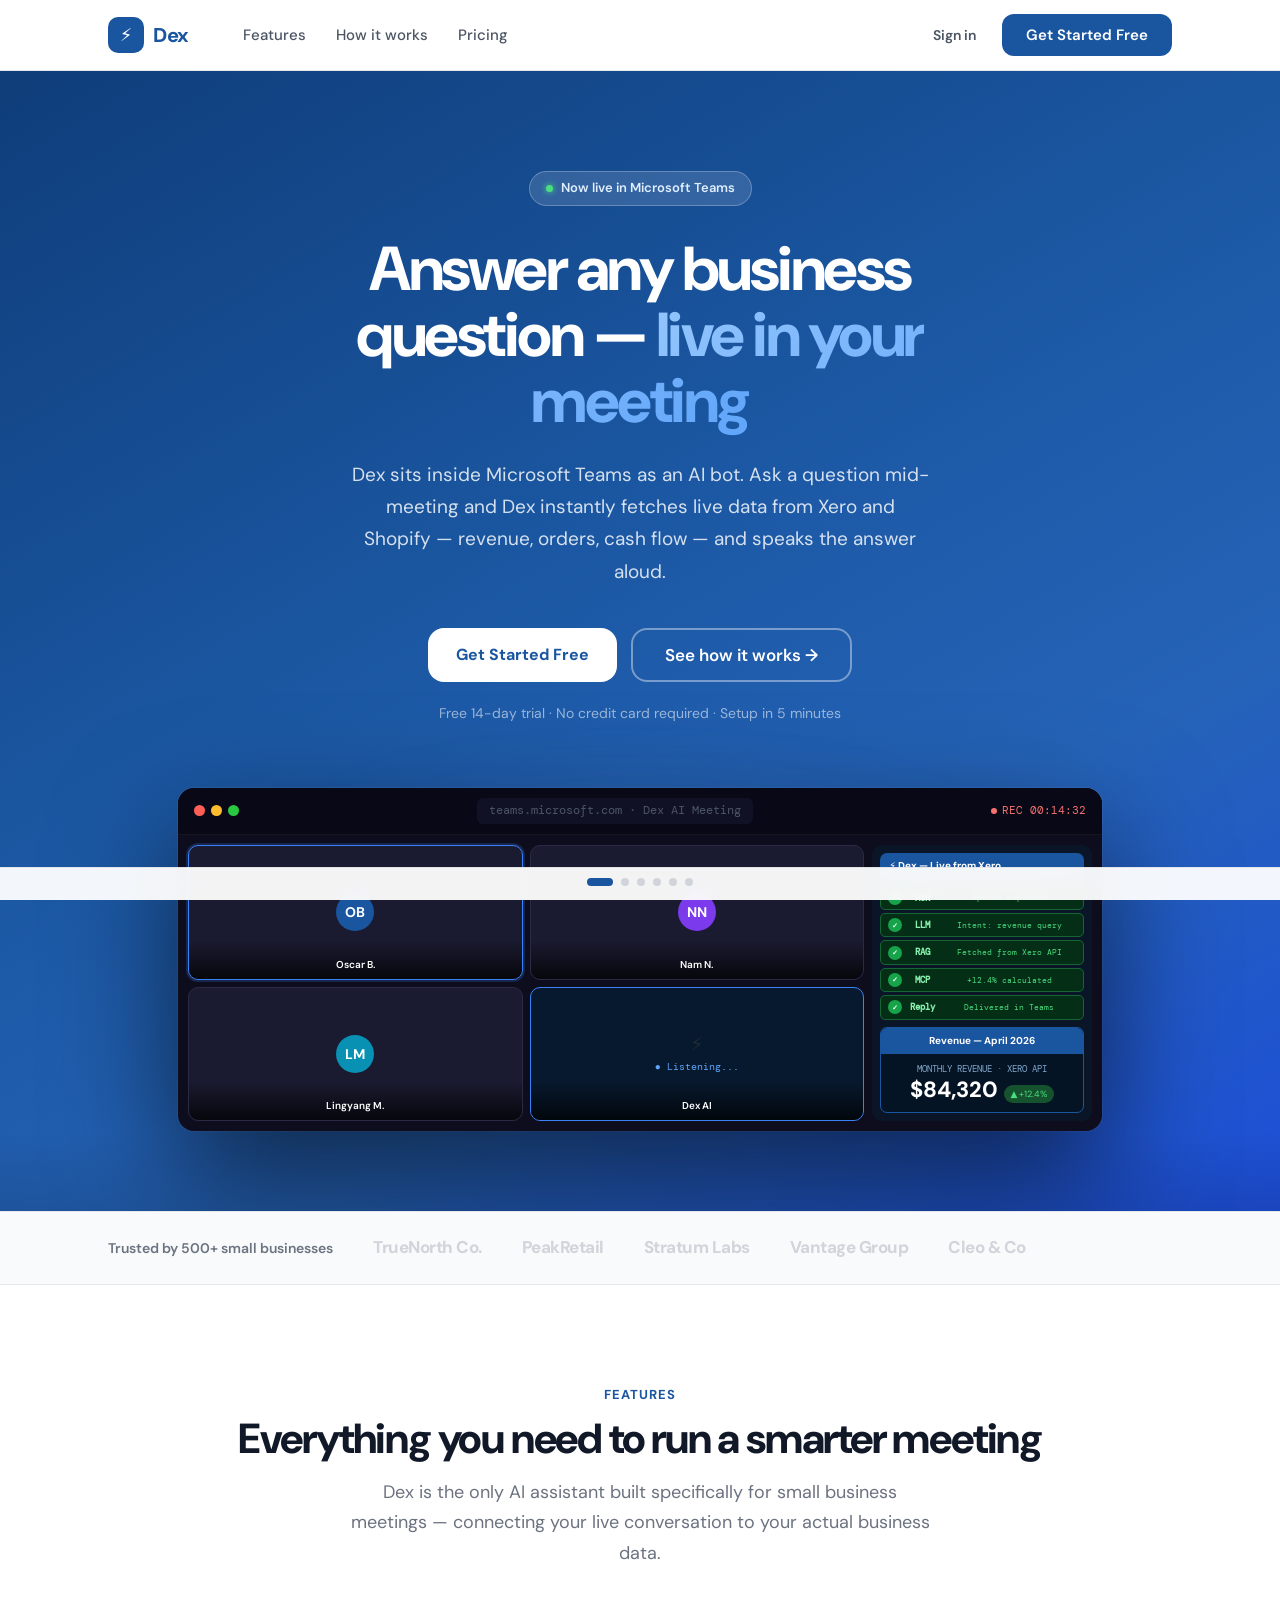
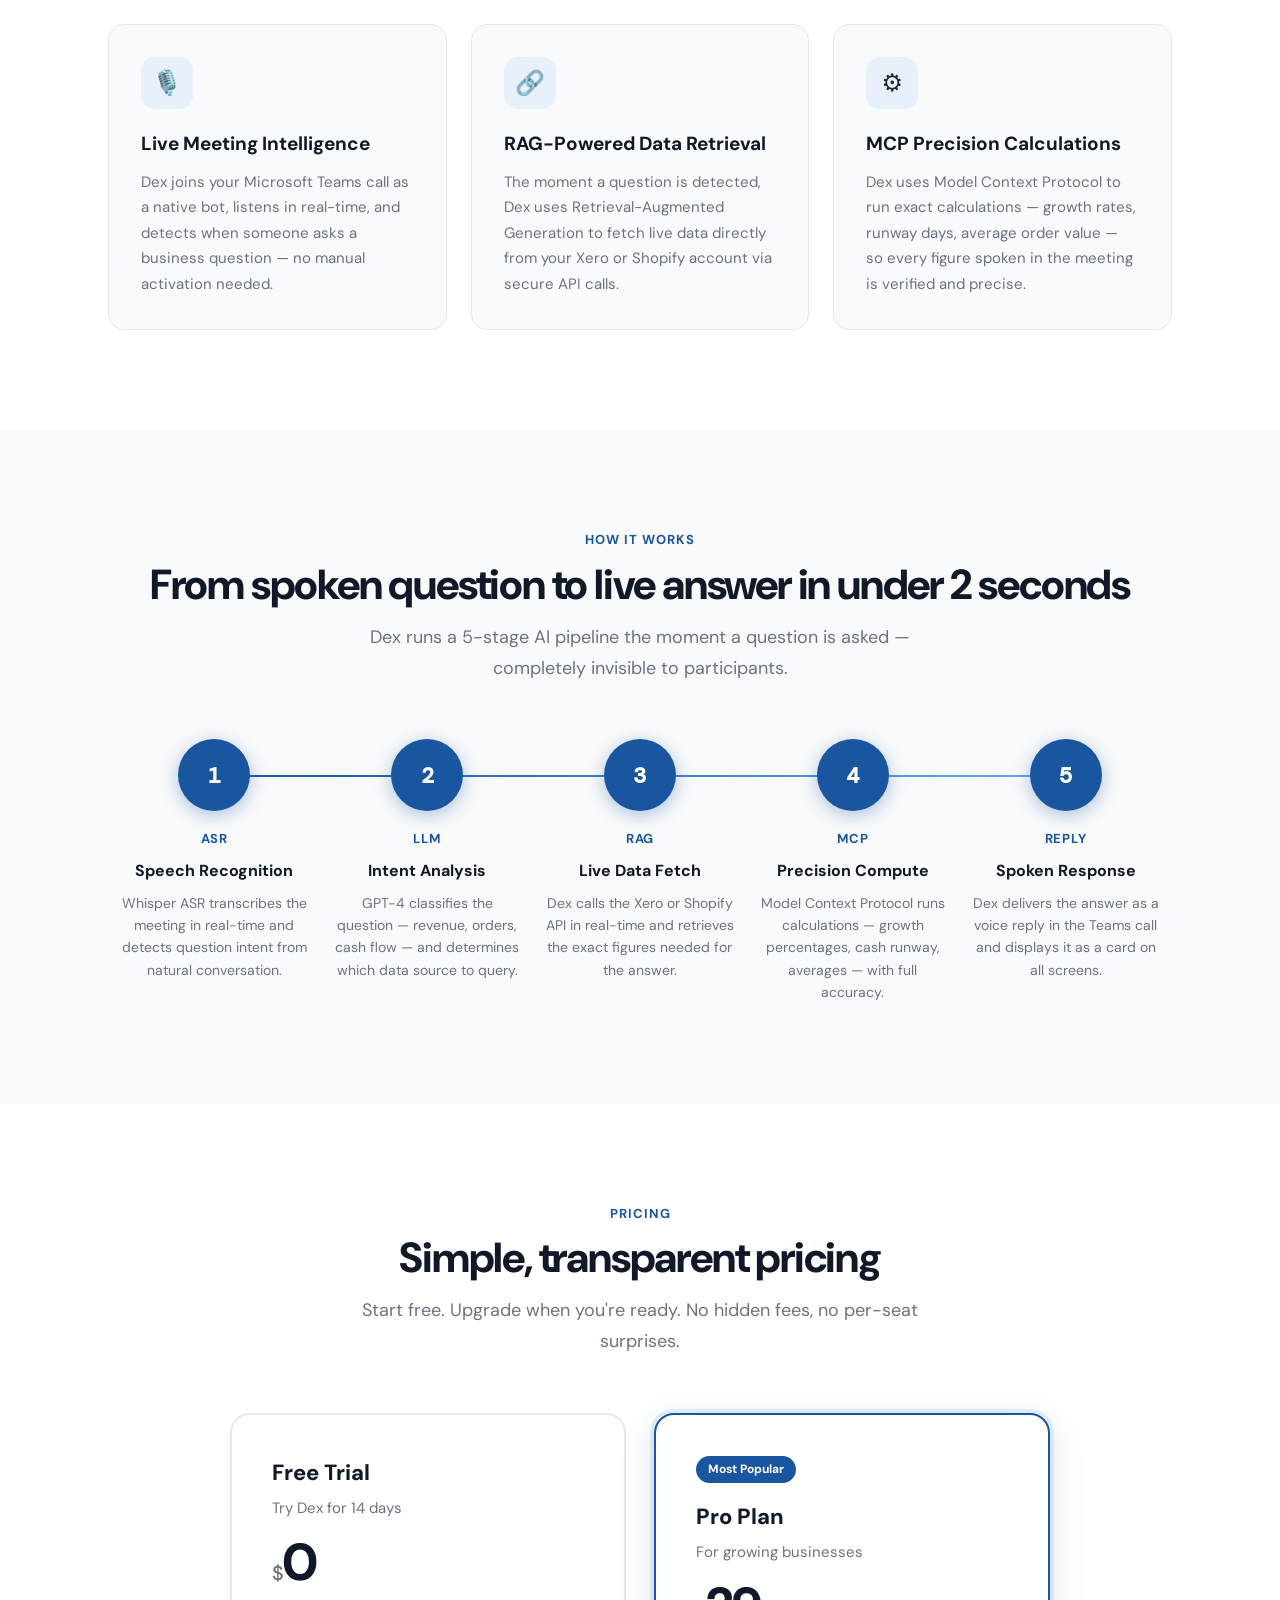
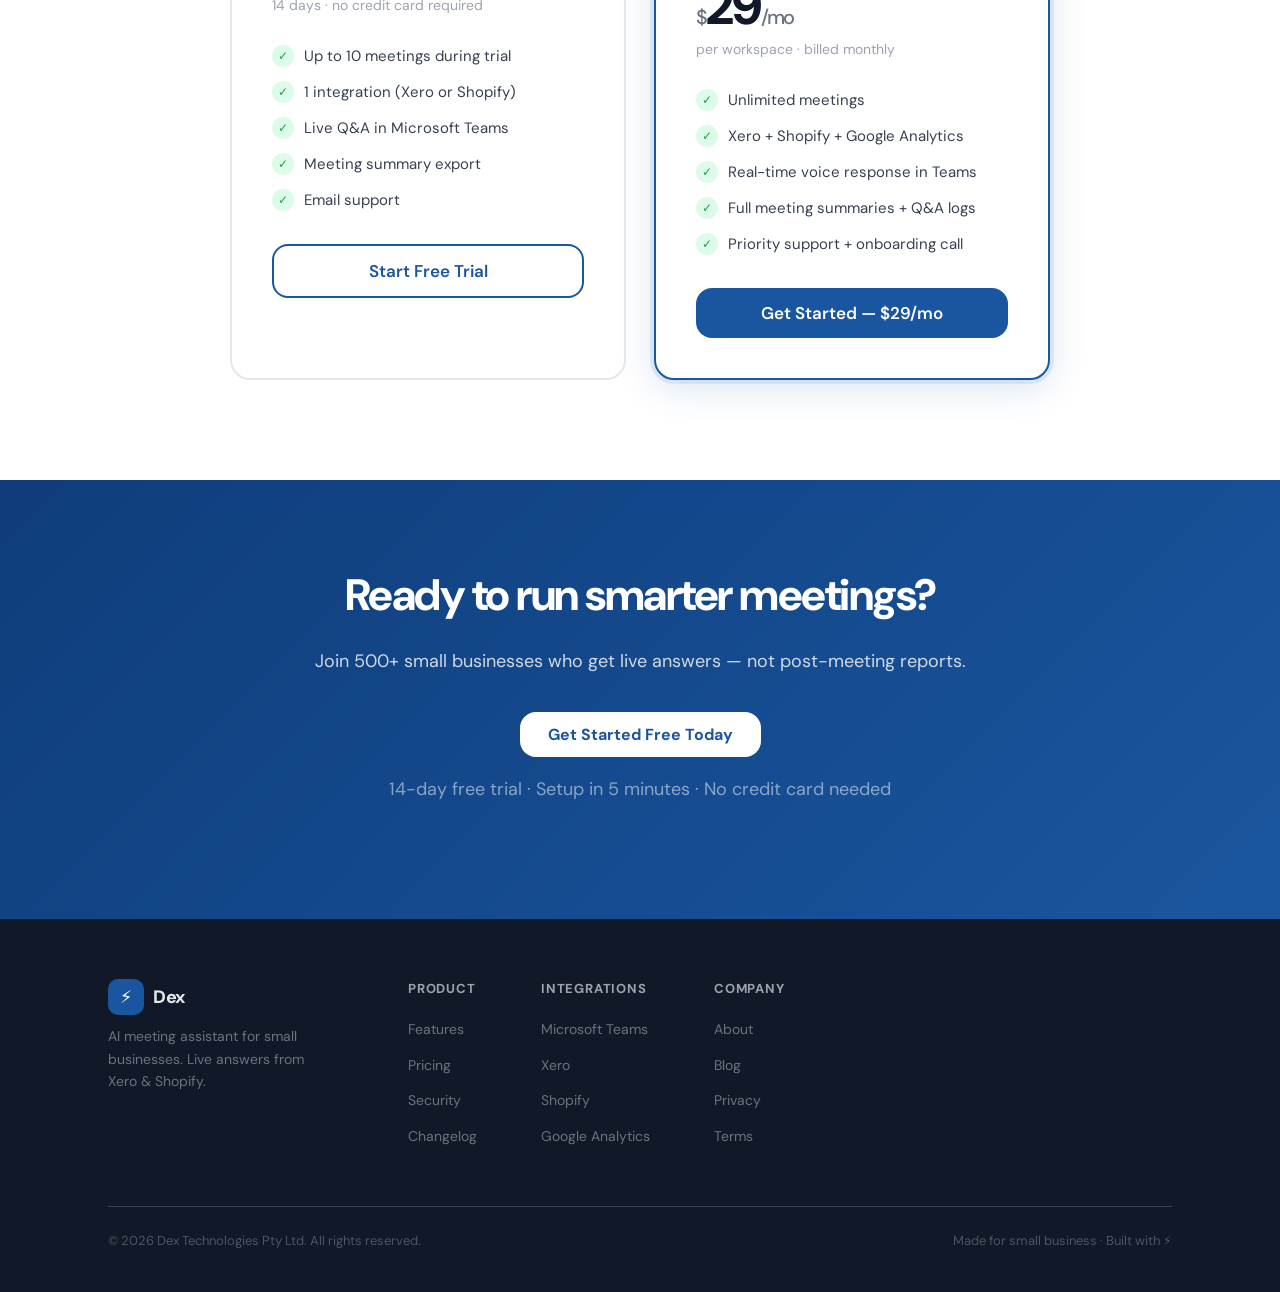
<file: index.html>
<!DOCTYPE html>
<html lang="en">
<head>
  <meta charset="UTF-8"/>
  <meta name="viewport" content="width=device-width, initial-scale=1.0"/>
  <title>Dex — AI Meeting Assistant</title>
  <link href="https://fonts.googleapis.com/css2?family=DM+Sans:ital,opsz,wght@0,9..40,300;0,9..40,400;0,9..40,500;0,9..40,600;0,9..40,700;0,9..40,800;1,9..40,400&family=DM+Mono:wght@400;500&display=swap" rel="stylesheet"/>
  <link rel="stylesheet" href="style.css"/>
</head>
<body>

<!-- ══════════════════════════════════════════
     FIXED NAV DOTS
══════════════════════════════════════════ -->
<div id="ndbar">
  <button class="nd on" onclick="go(1)"></button>
  <button class="nd"    onclick="go(2)"></button>
  <button class="nd"    onclick="go(3)"></button>
  <button class="nd"    onclick="go(4)"></button>
  <button class="nd"    onclick="go(5)"></button>
  <button class="nd"    onclick="go(6)"></button>
</div>

<!-- ══════════════════════════════════════════
     PAGE 1 — LANDING
══════════════════════════════════════════ -->
<div id="p1" class="page active">

  <!-- Nav -->
  <nav class="lp-nav">
    <div class="lp-nav-inner">
      <div class="logo" onclick="go(1)">
        <div class="logo-mark">⚡</div>
        <span class="logo-name">Dex</span>
      </div>
      <div class="lp-links">
        <a href="#features-sec">Features</a>
        <a href="#hiw-sec">How it works</a>
        <a href="#pricing-sec">Pricing</a>
      </div>
      <div class="lp-nav-cta">
        <button class="btn btn-ghost btn-sm" onclick="go(2)">Sign in</button>
        <button class="btn btn-primary"      onclick="go(2)">Get Started Free</button>
      </div>
    </div>
  </nav>

  <!-- Hero -->
  <section class="hero">
    <div class="hero-inner">
      <div class="hero-badge">
        <span class="hero-badge-dot"></span>
        Now live in Microsoft Teams
      </div>
      <h1 class="hero-h1">Answer any business question — <em>live in your meeting</em></h1>
      <p class="hero-sub">Dex sits inside Microsoft Teams as an AI bot. Ask a question mid-meeting and Dex instantly fetches live data from Xero and Shopify — revenue, orders, cash flow — and speaks the answer aloud.</p>
      <div class="hero-cta">
        <button class="btn btn-white btn-lg" onclick="go(2)">Get Started Free</button>
        <button class="btn btn-outline btn-lg"
          style="color:#fff;border-color:rgba(255,255,255,.4);font-size:17px;padding:14px 32px;border-radius:16px"
          onclick="document.getElementById('hiw-sec').scrollIntoView({behavior:'smooth'})">
          See how it works →
        </button>
      </div>
      <p class="hero-proof-txt">Free 14-day trial · No credit card required · Setup in 5 minutes</p>
    </div>

    <!-- App preview mockup -->
    <div class="preview-outer">
      <div class="preview-glow"></div>
      <div class="preview-shell">
        <div class="preview-chrome">
          <div class="chrome-dots">
            <span style="background:#ff5f57"></span>
            <span style="background:#febc2e"></span>
            <span style="background:#28c840"></span>
          </div>
          <div class="chrome-addr">teams.microsoft.com · Dex AI Meeting</div>
          <div class="chrome-rec"><span class="chrome-rec-dot"></span>REC 00:14:32</div>
        </div>
        <div class="preview-body">
          <div class="pv-tiles">
            <div class="pvt spk">
              <div class="pvt-av av-bl">OB</div>
              <div class="pvt-name"><span>Oscar B.</span></div>
            </div>
            <div class="pvt">
              <div class="pvt-av av-pu">NN</div>
              <div class="pvt-name"><span>Nam N.</span></div>
            </div>
            <div class="pvt">
              <div class="pvt-av av-te">LM</div>
              <div class="pvt-name"><span>Lingyang M.</span></div>
            </div>
            <div class="pvt dxt">
              <div class="pvt-bolt">⚡</div>
              <div class="pvt-dex-st">● Listening...</div>
              <div class="pvt-name"><span>Dex AI</span></div>
            </div>
          </div>
          <div class="pv-panel">
            <div class="pvp-hdr">⚡ Dex — Live from Xero</div>
            <div class="pvp-steps">
              <div class="pvps dn"><span class="pvps-n">✓</span><span class="pvps-l">ASR</span><span class="pvps-d">Speech captured</span></div>
              <div class="pvps dn"><span class="pvps-n">✓</span><span class="pvps-l">LLM</span><span class="pvps-d">Intent: revenue query</span></div>
              <div class="pvps dn"><span class="pvps-n">✓</span><span class="pvps-l">RAG</span><span class="pvps-d">Fetched from Xero API</span></div>
              <div class="pvps dn"><span class="pvps-n">✓</span><span class="pvps-l">MCP</span><span class="pvps-d">+12.4% calculated</span></div>
              <div class="pvps dn"><span class="pvps-n">✓</span><span class="pvps-l">Reply</span><span class="pvps-d">Delivered in Teams</span></div>
            </div>
            <div class="pvp-resp">
              <div class="pvp-resp-hdr">Revenue — April 2026</div>
              <div class="pvp-resp-body">
                <div class="pvp-metric">MONTHLY REVENUE · XERO API</div>
                <div><span class="pvp-num">$84,320</span><span class="pvp-gr">▲ +12.4%</span></div>
              </div>
            </div>
          </div>
        </div>
      </div>
    </div>
  </section>

  <!-- Social proof -->
  <div class="proof-bar">
    <div class="proof-inner">
      <div class="proof-lbl">Trusted by 500+ small businesses</div>
      <div class="proof-logos">
        <div class="proof-logo">TrueNorth Co.</div>
        <div class="proof-logo">PeakRetail</div>
        <div class="proof-logo">Stratum Labs</div>
        <div class="proof-logo">Vantage Group</div>
        <div class="proof-logo">Cleo &amp; Co</div>
      </div>
    </div>
  </div>

  <!-- Features -->
  <section class="features-sec" id="features-sec">
    <div class="wrap">
      <div class="sec-hdr">
        <div class="sec-eye">Features</div>
        <h2 class="sec-h2">Everything you need to run a smarter meeting</h2>
        <p class="sec-sub">Dex is the only AI assistant built specifically for small business meetings — connecting your live conversation to your actual business data.</p>
      </div>
      <div class="feat-grid">
        <div class="feat-card">
          <div class="feat-icon">🎙️</div>
          <div class="feat-title">Live Meeting Intelligence</div>
          <p class="feat-desc">Dex joins your Microsoft Teams call as a native bot, listens in real-time, and detects when someone asks a business question — no manual activation needed.</p>
        </div>
        <div class="feat-card">
          <div class="feat-icon">🔗</div>
          <div class="feat-title">RAG-Powered Data Retrieval</div>
          <p class="feat-desc">The moment a question is detected, Dex uses Retrieval-Augmented Generation to fetch live data directly from your Xero or Shopify account via secure API calls.</p>
        </div>
        <div class="feat-card">
          <div class="feat-icon">⚙️</div>
          <div class="feat-title">MCP Precision Calculations</div>
          <p class="feat-desc">Dex uses Model Context Protocol to run exact calculations — growth rates, runway days, average order value — so every figure spoken in the meeting is verified and precise.</p>
        </div>
      </div>
    </div>
  </section>

  <!-- How it works -->
  <section class="hiw-sec" id="hiw-sec">
    <div class="wrap">
      <div class="sec-hdr">
        <div class="sec-eye">How it works</div>
        <h2 class="sec-h2">From spoken question to live answer in under 2 seconds</h2>
        <p class="sec-sub">Dex runs a 5-stage AI pipeline the moment a question is asked — completely invisible to participants.</p>
      </div>
      <div class="hiw-row">
        <div class="hiw-step">
          <div class="hiw-num">1</div>
          <div class="hiw-label">ASR</div>
          <div class="hiw-title">Speech Recognition</div>
          <p class="hiw-desc">Whisper ASR transcribes the meeting in real-time and detects question intent from natural conversation.</p>
        </div>
        <div class="hiw-step">
          <div class="hiw-num">2</div>
          <div class="hiw-label">LLM</div>
          <div class="hiw-title">Intent Analysis</div>
          <p class="hiw-desc">GPT-4 classifies the question — revenue, orders, cash flow — and determines which data source to query.</p>
        </div>
        <div class="hiw-step">
          <div class="hiw-num">3</div>
          <div class="hiw-label">RAG</div>
          <div class="hiw-title">Live Data Fetch</div>
          <p class="hiw-desc">Dex calls the Xero or Shopify API in real-time and retrieves the exact figures needed for the answer.</p>
        </div>
        <div class="hiw-step">
          <div class="hiw-num">4</div>
          <div class="hiw-label">MCP</div>
          <div class="hiw-title">Precision Compute</div>
          <p class="hiw-desc">Model Context Protocol runs calculations — growth percentages, cash runway, averages — with full accuracy.</p>
        </div>
        <div class="hiw-step">
          <div class="hiw-num">5</div>
          <div class="hiw-label">Reply</div>
          <div class="hiw-title">Spoken Response</div>
          <p class="hiw-desc">Dex delivers the answer as a voice reply in the Teams call and displays it as a card on all screens.</p>
        </div>
      </div>
    </div>
  </section>

  <!-- Pricing -->
  <section class="pricing-sec" id="pricing-sec">
    <div class="wrap">
      <div class="sec-hdr">
        <div class="sec-eye">Pricing</div>
        <h2 class="sec-h2">Simple, transparent pricing</h2>
        <p class="sec-sub">Start free. Upgrade when you're ready. No hidden fees, no per-seat surprises.</p>
      </div>
      <div class="pricing-grid">
        <div class="price-card">
          <div class="price-name">Free Trial</div>
          <div style="font-size:15px;color:var(--g500);margin-bottom:6px">Try Dex for 14 days</div>
          <div class="price-amt"><span>$</span>0</div>
          <div class="price-per">14 days · no credit card required</div>
          <div class="price-feats">
            <div class="price-feat">Up to 10 meetings during trial</div>
            <div class="price-feat">1 integration (Xero or Shopify)</div>
            <div class="price-feat">Live Q&amp;A in Microsoft Teams</div>
            <div class="price-feat">Meeting summary export</div>
            <div class="price-feat">Email support</div>
          </div>
          <button class="btn btn-outline btn-full btn-lg" onclick="go(2)">Start Free Trial</button>
        </div>
        <div class="price-card pop">
          <div class="price-badge">Most Popular</div>
          <div class="price-name">Pro Plan</div>
          <div style="font-size:15px;color:var(--g500);margin-bottom:6px">For growing businesses</div>
          <div class="price-amt"><span>$</span>29<span>/mo</span></div>
          <div class="price-per">per workspace · billed monthly</div>
          <div class="price-feats">
            <div class="price-feat">Unlimited meetings</div>
            <div class="price-feat">Xero + Shopify + Google Analytics</div>
            <div class="price-feat">Real-time voice response in Teams</div>
            <div class="price-feat">Full meeting summaries + Q&amp;A logs</div>
            <div class="price-feat">Priority support + onboarding call</div>
          </div>
          <button class="btn btn-primary btn-full btn-lg" onclick="go(2)">Get Started — $29/mo</button>
        </div>
      </div>
    </div>
  </section>

  <!-- CTA strip -->
  <section class="cta-strip">
    <div class="wrap">
      <h2>Ready to run smarter meetings?</h2>
      <p>Join 500+ small businesses who get live answers — not post-meeting reports.</p>
      <button class="btn btn-white btn-xl" onclick="go(2)">Get Started Free Today</button>
      <p class="hero-proof-txt">14-day free trial · Setup in 5 minutes · No credit card needed</p>
    </div>
  </section>

  <!-- Footer -->
  <footer class="footer">
    <div class="footer-inner">
      <div class="footer-top">
        <div class="footer-brand">
          <div class="logo">
            <div class="logo-mark">⚡</div>
            <span class="logo-name w">Dex</span>
          </div>
          <p class="footer-tagline">AI meeting assistant for small businesses. Live answers from Xero &amp; Shopify.</p>
        </div>
        <div class="footer-links">
          <div class="footer-col">
            <h4>Product</h4>
            <ul>
              <li><a href="#">Features</a></li>
              <li><a href="#">Pricing</a></li>
              <li><a href="#">Security</a></li>
              <li><a href="#">Changelog</a></li>
            </ul>
          </div>
          <div class="footer-col">
            <h4>Integrations</h4>
            <ul>
              <li><a href="#">Microsoft Teams</a></li>
              <li><a href="#">Xero</a></li>
              <li><a href="#">Shopify</a></li>
              <li><a href="#">Google Analytics</a></li>
            </ul>
          </div>
          <div class="footer-col">
            <h4>Company</h4>
            <ul>
              <li><a href="#">About</a></li>
              <li><a href="#">Blog</a></li>
              <li><a href="#">Privacy</a></li>
              <li><a href="#">Terms</a></li>
            </ul>
          </div>
        </div>
      </div>
      <div class="footer-bottom">
        <div class="footer-copy">© 2026 Dex Technologies Pty Ltd. All rights reserved.</div>
        <div style="font-size:13px;color:var(--g600)">Made for small business · Built with ⚡</div>
      </div>
    </div>
  </footer>

</div><!-- /p1 -->

<!-- ══════════════════════════════════════════
     PAGE 2 — SIGN UP
══════════════════════════════════════════ -->
<div id="p2" class="page">
  <div class="su-right">
    <div class="su-form-wrap">
      <h2 class="su-title">Create your account</h2>
      <p class="su-sub">14-day free trial · No credit card required</p>
      <div class="su-row">
        <div class="fld">
          <label>First name</label>
          <input class="inp" type="text" placeholder="Jane"/>
        </div>
        <div class="fld">
          <label>Last name</label>
          <input class="inp" type="text" placeholder="Smith"/>
        </div>
      </div>
      <div class="fld">
        <label>Work email</label>
        <input class="inp" type="email" placeholder="jane@yourcompany.com"/>
      </div>
      <div class="fld">
        <label>Password</label>
        <input class="inp" type="password" placeholder="Create a strong password"/>
      </div>
      <div class="fld">
        <label>Company name</label>
        <input class="inp" type="text" placeholder="Your Company Pty Ltd"/>
      </div>
      <button class="btn btn-primary btn-full btn-lg" onclick="go(3)" style="margin-top:4px">Create Account →</button>
      <div class="su-divider">or</div>
      <div class="su-signin">Already have an account? <a onclick="go(3)">Sign in</a></div>
      <div style="font-size:13px;color:var(--g400);text-align:center;margin-top:20px;line-height:1.6">
        By creating an account you agree to our
        <a href="#" style="color:var(--blue)">Terms of Service</a> and
        <a href="#" style="color:var(--blue)">Privacy Policy</a>.
      </div>
    </div>
  </div>
</div><!-- /p2 -->

<!-- ══════════════════════════════════════════
     PAGE 3 — DASHBOARD
══════════════════════════════════════════ -->
<div id="p3" class="page">
  <div class="db-layout">
    <div class="db-sidebar">
      <div class="sb-icon active" title="Dashboard">🏠</div>
      <div class="sb-icon" title="Meetings">🎥</div>
      <div class="sb-icon" title="Integrations">🔗</div>
      <div class="sb-icon" title="Settings">⚙️</div>
    </div>
    <div class="db-main">
      <div class="db-greeting">Good morning, Jane 👋</div>
      <div class="db-greet-sub">Here's what's happening with your business today.</div>

      <div class="stat-cards">
        <div class="stat-card">
          <div class="stat-label">Meetings this week</div>
          <div class="stat-num">5</div>
          <div class="stat-sub">↑ 2 more than last week</div>
        </div>
        <div class="stat-card">
          <div class="stat-label">Questions answered</div>
          <div class="stat-num">34</div>
          <div class="stat-sub">Across 5 meetings</div>
        </div>
        <div class="stat-card">
          <div class="stat-label">Avg response time</div>
          <div class="stat-num">1.8<span style="font-size:20px;color:var(--g400)">s</span></div>
          <div class="stat-sub">↓ 0.3s faster than last week</div>
        </div>
      </div>

      <div class="db-section">
        <div class="db-section-title">Connected integrations</div>
        <div class="integrations">
          <div class="int-card connected">
            <div class="int-logo">🟢</div>
            <div class="int-info">
              <div class="int-name">Xero</div>
              <div style="font-size:13px;color:var(--g500)">Accounting &amp; cash flow</div>
            </div>
            <span class="int-badge ok">● Connected</span>
          </div>
          <div class="int-card connected">
            <div class="int-logo">🛍️</div>
            <div class="int-info">
              <div class="int-name">Shopify</div>
              <div style="font-size:13px;color:var(--g500)">Orders &amp; revenue</div>
            </div>
            <span class="int-badge ok">● Connected</span>
          </div>
          <div class="int-card" style="border-style:dashed;cursor:pointer">
            <div class="int-logo" style="background:var(--g100);opacity:.5">+</div>
            <div class="int-info">
              <div class="int-name" style="color:var(--g400)">Add integration</div>
              <div style="font-size:13px;color:var(--g300)">Google Analytics, Stripe…</div>
            </div>
          </div>
        </div>

        <!-- Manual data source selection for the upcoming meeting -->
        <div class="int-ms-wrap">
          <div class="int-ms-label">Select data sources for this meeting</div>
          <div class="int-ms-opts">
            <div class="int-ms-opt" id="ms-xero" onclick="toggleSource('xero')">
              <span class="int-ms-tick" id="tick-xero"></span>
              <span class="int-ms-icon">🟢</span>
              <div class="int-ms-info">
                <div class="int-ms-name">Xero</div>
                <div class="int-ms-desc">Revenue, cash flow, invoices</div>
              </div>
            </div>
            <div class="int-ms-opt" id="ms-shopify" onclick="toggleSource('shopify')">
              <span class="int-ms-tick" id="tick-shopify"></span>
              <span class="int-ms-icon">🛍️</span>
              <div class="int-ms-info">
                <div class="int-ms-name">Shopify</div>
                <div class="int-ms-desc">Orders, products, customers</div>
              </div>
            </div>
          </div>
          <div class="int-ms-hint" id="ms-hint">Select at least one data source before starting your meeting.</div>
        </div>
      </div>

      <div class="db-section">
        <div class="db-section-title">Recent meetings</div>
        <table class="meetings-table">
          <thead>
            <tr>
              <th>Meeting</th>
              <th>Date</th>
              <th>Questions</th>
              <th>Duration</th>
              <th></th>
            </tr>
          </thead>
          <tbody>
            <tr>
              <td><strong>Q2 Finance Review</strong></td>
              <td>2 Jun 2026</td>
              <td><span class="meet-tag">12 answered</span></td>
              <td>47 min</td>
              <td><button class="btn btn-ghost btn-sm" onclick="go(6)">View →</button></td>
            </tr>
            <tr>
              <td><strong>Weekly Sales Standup</strong></td>
              <td>29 May 2026</td>
              <td><span class="meet-tag">8 answered</span></td>
              <td>22 min</td>
              <td><button class="btn btn-ghost btn-sm" onclick="go(6)">View →</button></td>
            </tr>
            <tr>
              <td><strong>Ops &amp; Inventory Check</strong></td>
              <td>27 May 2026</td>
              <td><span class="meet-tag">7 answered</span></td>
              <td>34 min</td>
              <td><button class="btn btn-ghost btn-sm" onclick="go(6)">View →</button></td>
            </tr>
          </tbody>
        </table>
      </div>

      <div class="start-btn-wrap">
        <button id="start-meet-btn" class="btn btn-primary btn-lg" onclick="go(4)"
          style="font-size:17px;padding:16px 40px;border-radius:14px;box-shadow:0 8px 28px rgba(26,86,160,.3);opacity:.45;pointer-events:none;transition:opacity .2s">
          ⚡ Start New Meeting
        </button>
      </div>
    </div>
  </div>
</div><!-- /p3 -->

<!-- ══════════════════════════════════════════
     PAGE 4 — TEAMS APP STORE
══════════════════════════════════════════ -->
<div id="p4" class="page">

  <div class="teams-layout">

    <!-- Left sidebar -->
    <div class="teams-sidebar">
      <div class="teams-logo">T</div>
      <div class="teams-nav-icon" title="Activity">🔔<span>Activity</span></div>
      <div class="teams-nav-icon" title="Chat">💬<span>Chat</span></div>
      <div class="teams-nav-icon" title="Teams">👥<span>Teams</span></div>
      <div class="teams-nav-icon" title="Calendar">📅<span>Calendar</span></div>
      <div class="teams-nav-icon" title="Calls">📞<span>Calls</span></div>
      <div class="teams-nav-icon active" title="Apps">⊞<span>Apps</span></div>
      <div class="teams-avatar-bottom">JS</div>
    </div>

    <!-- Main content -->
    <div class="teams-main">

      <!-- Top bar -->
      <div class="teams-topbar">
        <button class="btn btn-ghost btn-sm" onclick="go(3)" style="font-size:18px;padding:4px 10px">←</button>
        <input class="teams-search" type="text" placeholder="Search apps and more"/>
        <div class="teams-avatar-bottom" style="flex-shrink:0">JS</div>
      </div>

      <!-- Scrollable content -->
      <div class="teams-content">

        <!-- Banner -->
        <div class="teams-banner">
          <h2>Boost your meetings with AI</h2>
          <p>Discover apps that work smarter in Teams</p>
        </div>

        <!-- App cards -->
        <div class="teams-section-title">Featured for you</div>

        <!-- Card 1 — Dex (highlighted) -->
        <div class="app-store-card dex-card">
          <div class="app-store-icon dex-icon">⚡</div>
          <div class="app-store-info">
            <div class="app-store-name dex-name">Dex</div>
            <div class="app-store-publisher">Dex Technologies Pty Ltd</div>
            <div class="app-store-stars">★★★★★ 4.9 <span style="color:#6b7280">(128 ratings)</span></div>
            <div class="app-store-desc">AI Meeting Assistant — answers business questions live in your meetings</div>
          </div>
          <button class="btn-store-add dex-add" onclick="openDexModal()">Add</button>
        </div>

        <!-- Card 2 — Copilot -->
        <div class="app-store-card">
          <div class="app-store-icon grey-icon">C</div>
          <div class="app-store-info">
            <div class="app-store-name">Copilot</div>
            <div class="app-store-publisher">Microsoft Corporation</div>
            <div class="app-store-stars">★★★★☆ 4.3</div>
          </div>
          <button class="btn-store-open">Open</button>
        </div>

        <!-- Card 3 — Polls -->
        <div class="app-store-card">
          <div class="app-store-icon grey-icon">P</div>
          <div class="app-store-info">
            <div class="app-store-name">Polls</div>
            <div class="app-store-publisher">Microsoft Corporation</div>
            <div class="app-store-stars">★★★☆☆ 3.8</div>
          </div>
          <button class="btn-store-add">Add</button>
        </div>

        <!-- Card 4 — Jira Cloud -->
        <div class="app-store-card">
          <div class="app-store-icon grey-icon">J</div>
          <div class="app-store-info">
            <div class="app-store-name">Jira Cloud</div>
            <div class="app-store-publisher">Atlassian.com</div>
            <div class="app-store-stars">★★★★☆ 4.1</div>
          </div>
          <button class="btn-store-add">Add</button>
        </div>

        <!-- Card 5 — SharePoint -->
        <div class="app-store-card">
          <div class="app-store-icon grey-icon">S</div>
          <div class="app-store-info">
            <div class="app-store-name">SharePoint</div>
            <div class="app-store-publisher">Microsoft Corporation</div>
            <div class="app-store-stars">★★★☆☆ 3.6</div>
          </div>
          <button class="btn-store-open">Open</button>
        </div>

      </div><!-- /teams-content -->
    </div><!-- /teams-main -->
  </div><!-- /teams-layout -->

  <!-- Dex modal -->
  <div class="modal-overlay hidden" id="dex-modal">
    <div class="modal-card">
      <div class="modal-icon">⚡</div>
      <div class="modal-title">Add Dex to Teams</div>
      <div class="modal-body">Dex will join your meetings as a bot participant and answer live business questions using your connected Xero and Shopify data.</div>
      <ul class="modal-perms">
        <li>Join meetings as a participant</li>
        <li>Access Xero financial data</li>
        <li>Access Shopify sales data</li>
        <li>Respond in meeting chat</li>
      </ul>
      <div class="modal-btns">
        <button class="modal-cancel" onclick="closeDexModal()">Cancel</button>
        <button class="modal-confirm" onclick="addDexToTeams()">Add to Teams</button>
      </div>
    </div>
  </div>


</div><!-- /p4 -->

<!-- ══════════════════════════════════════════
     PAGE 5 — LIVE MEETING
══════════════════════════════════════════ -->
<div id="p5" class="page">

  <!-- Body: video grid + Dex panel -->
  <div class="meet-body">
    <div class="video-grid">
      <div class="vtile speaking">
        <div class="vtile-av av-bl">OB</div>
        <div class="vtile-footer">
          <span class="vtile-name">Oscar B.</span>
          <span class="vtile-mute">🎤</span>
        </div>
      </div>
      <div class="vtile">
        <div class="vtile-av av-pu">NN</div>
        <div class="vtile-footer">
          <span class="vtile-name">Nam N.</span>
          <span class="vtile-mute">🔇</span>
        </div>
      </div>
      <div class="vtile">
        <div class="vtile-av av-te">LM</div>
        <div class="vtile-footer">
          <span class="vtile-name">Lingyang M.</span>
          <span class="vtile-mute">🎤</span>
        </div>
      </div>
      <div class="vtile dex-tile">
        <div class="vtile-bolt">⚡</div>
        <div class="vtile-dex-st" id="dex-st">● Listening...</div>
        <div class="vtile-footer">
          <span class="vtile-name">Dex AI</span>
        </div>
      </div>
    </div>

    <!-- Dex AI panel -->
    <div class="dex-panel">
      <div class="dex-panel-hdr">
        <div class="dex-panel-title">⚡ Dex AI Assistant</div>
        <div class="dex-st" id="dex-status">● Listening...</div>
      </div>
      <div class="dex-panel-body">

        <!-- Question bubble -->
        <div class="q-bubble">
          <div class="q-bubble-label">LAST QUESTION</div>
          <div class="q-bubble-text" id="q-disp">Waiting for a question...</div>
        </div>

        <!-- Pipeline -->
        <div class="pipeline-box">
          <div class="pipeline-hdr">AI Pipeline</div>
          <div class="pipeline-steps">
            <div class="pstep" id="ps1">
              <div class="pstep-n">1</div>
              <div class="pstep-info">
                <div class="pstep-label">ASR — Whisper</div>
                <div class="pstep-desc" id="pd1">Waiting for speech...</div>
              </div>
            </div>
            <div class="pstep" id="ps2">
              <div class="pstep-n">2</div>
              <div class="pstep-info">
                <div class="pstep-label">LLM — GPT-4</div>
                <div class="pstep-desc" id="pd2">Waiting...</div>
              </div>
            </div>
            <div class="pstep" id="ps3">
              <div class="pstep-n">3</div>
              <div class="pstep-info">
                <div class="pstep-label">RAG — API Fetch</div>
                <div class="pstep-desc" id="pd3">Waiting...</div>
              </div>
            </div>
            <div class="pstep" id="ps4">
              <div class="pstep-n">4</div>
              <div class="pstep-info">
                <div class="pstep-label">MCP — Calculate</div>
                <div class="pstep-desc" id="pd4">Waiting...</div>
              </div>
            </div>
            <div class="pstep" id="ps5">
              <div class="pstep-n">5</div>
              <div class="pstep-info">
                <div class="pstep-label">Reply — Teams</div>
                <div class="pstep-desc" id="pd5">Waiting...</div>
              </div>
            </div>
          </div>
        </div>

        <!-- Response box -->
        <div class="resp-box" id="resp-box">
          <div class="resp-box-hdr">⚡ Dex — Live from Xero</div>
          <div class="resp-box-body" id="resp-body">
            <div style="color:#4b5563;font-size:13px;padding:4px 0">Ask a question to see a live response from your data sources.</div>
          </div>
        </div>
      </div>

      <!-- Ask input -->
      <div class="ask-row">
        <input class="ask-inp" id="ask-inp" type="text" placeholder="Ask Dex: revenue, orders, cash..."/>
        <button class="ask-btn" onclick="askDex()">Ask ⚡</button>
      </div>
    </div>
  </div>

  <!-- Toolbar -->
  <div class="meet-toolbar">
    <button class="tb-btn"><span class="tb-btn-icon">🎤</span><span class="tb-btn-label">Mute</span></button>
    <button class="tb-btn"><span class="tb-btn-icon">📷</span><span class="tb-btn-label">Video</span></button>
    <button class="tb-btn"><span class="tb-btn-icon">🖥️</span><span class="tb-btn-label">Share</span></button>
    <button class="tb-btn"><span class="tb-btn-icon">💬</span><span class="tb-btn-label">Chat</span></button>
    <button class="tb-btn"><span class="tb-btn-icon">👥</span><span class="tb-btn-label">People</span></button>
    <div style="flex:1"></div>
    <button class="tb-end" onclick="go(6)">📵 End Call</button>
  </div>

  <!-- Inline nav dots for meeting page -->
  <div class="m-ndbar">
    <button class="nd"    onclick="go(1)"></button>
    <button class="nd"    onclick="go(2)"></button>
    <button class="nd"    onclick="go(3)"></button>
    <button class="nd"    onclick="go(4)"></button>
    <button class="nd on" onclick="go(5)"></button>
    <button class="nd"    onclick="go(6)"></button>
  </div>

  <!-- Hidden element for timer (referenced in JS) -->
  <span id="meet-timer" style="display:none">00:00:00</span>

</div><!-- /p5 -->

<!-- ══════════════════════════════════════════
     PAGE 6 — SUMMARY
══════════════════════════════════════════ -->
<div id="p6" class="page">
  <div class="db-layout">
    <div class="db-sidebar">
      <div class="sb-icon"        title="Dashboard">🏠</div>
      <div class="sb-icon active" title="Meetings">🎥</div>
      <div class="sb-icon"        title="Integrations">🔗</div>
      <div class="sb-icon"        title="Settings">⚙️</div>
    </div>
    <div class="db-main">
      <div style="display:flex;align-items:flex-start;justify-content:space-between;margin-bottom:6px">
        <div>
          <div class="db-greeting">Meeting Summary</div>
          <div class="db-greet-sub">Q2 Finance Review · 3 Jun 2026 · 47 minutes · 4 participants</div>
        </div>
        <button class="btn btn-outline" style="flex-shrink:0;gap:8px">⬇ Export PDF</button>
      </div>

      <div class="stat-cards" style="margin-bottom:28px">
        <div class="stat-card">
          <div class="stat-label">Questions answered</div>
          <div class="stat-num">7</div>
          <div class="stat-sub">All answered live in meeting</div>
        </div>
        <div class="stat-card">
          <div class="stat-label">Data sources used</div>
          <div class="stat-num">2</div>
          <div class="stat-sub">Xero + Shopify</div>
        </div>
        <div class="stat-card">
          <div class="stat-label">Avg response time</div>
          <div class="stat-num">1.8<span style="font-size:20px;color:var(--g400)">s</span></div>
          <div class="stat-sub">Fastest: 1.2s · Slowest: 2.4s</div>
        </div>
      </div>

      <div class="db-section" style="margin-bottom:24px">
        <div class="db-section-title">AI Pipeline — how Dex answered your questions</div>
        <div class="pipeline-flow">
          <div class="pf-tag blue">🎙️ ASR · Whisper</div>
          <div class="pf-arrow">→</div>
          <div class="pf-tag blue">📝 Text Captured</div>
          <div class="pf-arrow">→</div>
          <div class="pf-tag blue">🧠 LLM Intent</div>
          <div class="pf-arrow">→</div>
          <div class="pf-tag blue">🔗 RAG Fetch</div>
          <div class="pf-arrow">→</div>
          <div class="pf-tag blue">⚙️ MCP Compute</div>
          <div class="pf-arrow">→</div>
          <div class="pf-tag green">✓ Response delivered</div>
        </div>
        <div style="font-size:14px;color:var(--g500);line-height:1.7">
          All 7 questions were processed through Dex's 5-stage AI pipeline. Xero was queried 5 times, Shopify 2 times. MCP computed 4 derived metrics (growth rate, runway, average order value, YTD comparison).
        </div>
      </div>

      <div class="db-section">
        <div class="db-section-title">Q&amp;A Log — 7 questions answered live</div>
        <div class="sum-qa-list">
          <div class="qa-item">
            <div class="qa-q">What was our revenue last month?</div>
            <div class="qa-a">April 2026 revenue was <strong>$84,320</strong>, up 12.4% compared to March 2026 ($75,000). This puts you 6.2% ahead of your Q2 target.</div>
            <div class="qa-tags">
              <span class="qa-tag tag-xero">Xero · Invoices API</span>
              <span class="qa-tag tag-mcp">MCP · growth calc</span>
            </div>
          </div>
          <div class="qa-item">
            <div class="qa-q">How many orders did we process last month?</div>
            <div class="qa-a">Shopify processed <strong>1,204 orders</strong> in April 2026, up 8.2% from March (1,112 orders). Average order value was $70.03.</div>
            <div class="qa-tags">
              <span class="qa-tag tag-shopify">Shopify · Orders API</span>
              <span class="qa-tag tag-mcp">MCP · avg calc</span>
            </div>
          </div>
          <div class="qa-item">
            <div class="qa-q">What is our current cash position?</div>
            <div class="qa-a">Current cash balance is <strong>$142,800</strong> across all Xero accounts. At current burn rate, this represents approximately 18 days of operating runway.</div>
            <div class="qa-tags">
              <span class="qa-tag tag-xero">Xero · Bank Feeds API</span>
              <span class="qa-tag tag-mcp">MCP · runway calc</span>
            </div>
          </div>
          <div class="qa-item">
            <div class="qa-q">What's our gross margin this quarter?</div>
            <div class="qa-a">Q2 2026 gross margin is <strong>62.4%</strong>, compared to 59.1% in Q1. Cost of goods sold decreased by 3.3 percentage points due to the new supplier agreement.</div>
            <div class="qa-tags">
              <span class="qa-tag tag-xero">Xero · P&amp;L API</span>
              <span class="qa-tag tag-mcp">MCP · margin calc</span>
            </div>
          </div>
        </div>
      </div>

      <div style="display:flex;gap:14px;margin-top:8px">
        <button class="btn btn-primary btn-lg" onclick="go(5)">⚡ Start New Meeting</button>
        <button class="btn btn-outline btn-lg" onclick="go(3)">← Back to Dashboard</button>
      </div>
    </div>
  </div>
</div><!-- /p6 -->

<script src="script.js"></script>
</body>
</html>
</file>
<file: style.css>
/* ─── Reset ─── */
*, *::before, *::after {
  box-sizing: border-box;
  margin: 0;
  padding: 0;
}

html {
  scroll-behavior: smooth;
}

body {
  font-family: "DM Sans", system-ui, sans-serif;
  background: #fff;
  color: #1f2937;
  font-size: 16px;
  line-height: 1.6;
  overflow-x: hidden;
}

a {
  text-decoration: none;
  color: inherit;
}

button {
  font-family: inherit;
  cursor: pointer;
  border: none;
}

ul {
  list-style: none;
}

/* ─── CSS Variables ─── */
:root {
  --blue: #1a56a0;
  --blue-dk: #0f3d7a;
  --blue-lt: #e8f1fb;
  --blue-mid: #d0e4f7;
  --green: #16a34a;
  --green-lt: #dcfce7;
  --red: #dc2626;
  --g50: #f9fafb;
  --g100: #f3f4f6;
  --g200: #e5e7eb;
  --g300: #d1d5db;
  --g400: #9ca3af;
  --g500: #6b7280;
  --g600: #4b5563;
  --g700: #374151;
  --g800: #1f2937;
  --g900: #111827;
  --dark: #1a1a2e;
  --dark-mid: #252540;
  --dark-deep: #0f0f1e;
  --dark-card: #1e1e35;
  --mono: "DM Mono", monospace;
  --r: 8px;
  --r-lg: 12px;
  --r-xl: 16px;
  --r-2xl: 20px;
  --sh: 0 1px 3px rgba(0,0,0,.06), 0 2px 8px rgba(0,0,0,.04);
  --sh-md: 0 4px 16px rgba(0,0,0,.08), 0 8px 24px rgba(0,0,0,.06);
  --sh-lg: 0 12px 40px rgba(0,0,0,.14), 0 24px 64px rgba(0,0,0,.08);
}

/* ─── Page system ─── */
.page {
  display: none;
  animation: none;
}

.page.active {
  display: block;
  animation: pgIn .35s cubic-bezier(.22,1,.36,1) both;
}

@keyframes pgIn {
  from { opacity: 0; transform: translateY(12px); }
  to   { opacity: 1; transform: none; }
}

#p2 {
  min-height: 100vh;
  background: var(--g50);
  padding: 60px 24px 80px;
}

#p2.page.active {
  display: flex;
  align-items: center;
  justify-content: center;
}

#p5.page.active {
  display: flex;
  flex-direction: column;
  height: 100vh;
  overflow: hidden;
  animation: pgIn .35s cubic-bezier(.22,1,.36,1) both;
}

/* ─── Nav dots bar ─── */
#ndbar {
  position: fixed;
  bottom: 0;
  left: 0;
  right: 0;
  z-index: 500;
  display: flex;
  justify-content: center;
  align-items: center;
  gap: 8px;
  padding: 10px 0 14px;
  background: rgba(255,255,255,.95);
  backdrop-filter: blur(12px);
  border-top: 1px solid rgba(0,0,0,.07);
}

.nd {
  width: 8px;
  height: 8px;
  border-radius: 50%;
  background: var(--g300);
  border: none;
  padding: 0;
  cursor: pointer;
  transition: all .25s;
}

.nd.on {
  width: 26px;
  border-radius: 4px;
  background: var(--blue);
}

#ndbar.hide {
  display: none;
}

/* Meeting inline dots */
.m-ndbar {
  display: flex;
  justify-content: center;
  align-items: center;
  gap: 8px;
  padding: 8px 0;
}

.m-ndbar .nd {
  background: rgba(255,255,255,.2);
}

.m-ndbar .nd.on {
  background: #3b82f6;
}

/* ─── Shared Buttons ─── */
.btn {
  display: inline-flex;
  align-items: center;
  justify-content: center;
  gap: 7px;
  font-weight: 600;
  border-radius: var(--r-lg);
  cursor: pointer;
  transition: all .2s;
  white-space: nowrap;
  font-family: inherit;
  border: none;
}

.btn-primary {
  background: var(--blue);
  color: #fff;
  font-size: 15px;
  padding: 11px 24px;
}

.btn-primary:hover {
  background: var(--blue-dk);
  transform: translateY(-1px);
  box-shadow: 0 6px 20px rgba(26,86,160,.32);
}

.btn-outline {
  background: transparent;
  color: var(--blue);
  border: 2px solid var(--blue);
  font-size: 15px;
  padding: 10px 24px;
}

.btn-outline:hover {
  background: var(--blue-lt);
}

.btn-ghost {
  background: transparent;
  color: var(--g600);
  font-size: 14px;
  padding: 8px 16px;
  border-radius: var(--r);
}

.btn-ghost:hover {
  background: var(--g100);
  color: var(--g900);
}

.btn-lg {
  font-size: 17px;
  padding: 14px 32px;
  border-radius: var(--r-xl);
}

.btn-white {
  background: #fff;
  color: var(--blue);
  font-weight: 700;
  font-size: 16px;
  padding: 12px 28px;
  border-radius: var(--r-xl);
}

.btn-white:hover {
  background: var(--g100);
  transform: translateY(-1px);
}

.btn-full {
  width: 100%;
  justify-content: center;
}

.btn-danger {
  background: #dc2626;
  color: #fff;
  font-size: 14px;
  padding: 9px 18px;
  border-radius: 22px;
}

.btn-danger:hover {
  background: #b91c1c;
}

/* ─── Shared input ─── */
.inp {
  width: 100%;
  height: 46px;
  border: 1.5px solid var(--g200);
  border-radius: var(--r-lg);
  padding: 0 14px;
  font-size: 15px;
  font-family: inherit;
  background: var(--g50);
  color: var(--g900);
  outline: none;
  transition: all .2s;
}

.inp:focus {
  border-color: var(--blue);
  background: #fff;
  box-shadow: 0 0 0 3px rgba(26,86,160,.12);
}

.fld {
  margin-bottom: 16px;
}

.fld label {
  display: block;
  font-size: 13px;
  font-weight: 600;
  color: var(--g600);
  margin-bottom: 6px;
}

/* ─── Logo ─── */
.logo {
  display: inline-flex;
  align-items: center;
  gap: 9px;
  cursor: pointer;
}

.logo-mark {
  width: 36px;
  height: 36px;
  background: var(--blue);
  border-radius: 10px;
  display: flex;
  align-items: center;
  justify-content: center;
  color: #fff;
  font-size: 18px;
  font-weight: 800;
  flex-shrink: 0;
}

.logo-name {
  font-size: 20px;
  font-weight: 800;
  color: var(--blue);
  letter-spacing: -.5px;
}

.logo-name.w {
  color: #fff;
}

/* ─── Section wrapper ─── */
.wrap {
  max-width: 1120px;
  margin: 0 auto;
  padding: 0 28px;
}

.sec-eye {
  font-size: 13px;
  font-weight: 700;
  text-transform: uppercase;
  letter-spacing: 1px;
  color: var(--blue);
  margin-bottom: 10px;
}

.sec-h2 {
  font-size: 42px;
  font-weight: 800;
  color: var(--g900);
  letter-spacing: -1.2px;
  line-height: 1.12;
  margin-bottom: 14px;
}

.sec-sub {
  font-size: 18px;
  color: var(--g500);
  line-height: 1.7;
  max-width: 580px;
}

.sec-hdr {
  text-align: center;
  margin-bottom: 56px;
}

.sec-hdr .sec-sub {
  margin: 0 auto;
}

/* ════════════════════════════════════════════
   PAGE 1 — LANDING
════════════════════════════════════════════ */

/* LP Nav */
.lp-nav {
  position: sticky;
  top: 0;
  z-index: 200;
  background: rgba(255,255,255,.97);
  backdrop-filter: blur(12px);
  border-bottom: 1px solid var(--g200);
}

.lp-nav-inner {
  max-width: 1120px;
  margin: 0 auto;
  padding: 14px 28px;
  display: flex;
  align-items: center;
  gap: 0;
}

.lp-links {
  display: flex;
  gap: 2px;
  flex: 1;
  margin-left: 40px;
}

.lp-links a {
  color: var(--g600);
  font-size: 15px;
  font-weight: 500;
  padding: 7px 14px;
  border-radius: var(--r);
  transition: all .2s;
}

.lp-links a:hover {
  color: var(--g900);
  background: var(--g100);
}

.lp-nav-cta {
  display: flex;
  align-items: center;
  gap: 10px;
}

/* Hero */
.hero {
  background: linear-gradient(150deg, #0f3d7a 0%, #1a56a0 40%, #2563b8 70%, #1d4ed8 100%);
  padding: 100px 0 80px;
  text-align: center;
  overflow: hidden;
  position: relative;
}

.hero::after {
  content: '';
  position: absolute;
  bottom: 0;
  left: 0;
  right: 0;
  height: 80px;
  background: linear-gradient(transparent, rgba(0,0,0,.12));
}

.hero-inner {
  position: relative;
  z-index: 1;
  max-width: 780px;
  margin: 0 auto;
  padding: 0 28px;
}

.hero-badge {
  display: inline-flex;
  align-items: center;
  gap: 8px;
  background: rgba(255,255,255,.13);
  border: 1px solid rgba(255,255,255,.25);
  border-radius: 100px;
  font-size: 13px;
  font-weight: 600;
  color: #e0eeff;
  padding: 6px 16px;
  margin-bottom: 30px;
  backdrop-filter: blur(8px);
}

.hero-badge-dot {
  width: 7px;
  height: 7px;
  border-radius: 50%;
  background: #4ade80;
  box-shadow: 0 0 6px #4ade80;
  animation: blink 2s infinite;
}

.hero-h1 {
  font-size: 62px;
  font-weight: 800;
  color: #fff;
  line-height: 1.07;
  letter-spacing: -2.5px;
  margin-bottom: 24px;
}

.hero-h1 em {
  font-style: normal;
  background: linear-gradient(135deg, #93c5fd, #60a5fa);
  -webkit-background-clip: text;
  -webkit-text-fill-color: transparent;
  background-clip: text;
}

.hero-sub {
  font-size: 19px;
  color: rgba(255,255,255,.82);
  line-height: 1.7;
  max-width: 580px;
  margin: 0 auto 40px;
}

.hero-cta {
  display: flex;
  gap: 14px;
  justify-content: center;
  flex-wrap: wrap;
  margin-bottom: 20px;
}

.hero-proof-txt {
  color: rgba(255,255,255,.55);
  font-size: 14px;
  margin-top: 8px;
}

/* Preview mockup */
.preview-outer {
  max-width: 980px;
  margin: 64px auto 0;
  padding: 0 28px;
  position: relative;
}

.preview-glow {
  position: absolute;
  top: 0;
  left: 50%;
  transform: translateX(-50%);
  width: 70%;
  height: 40%;
  background: radial-gradient(ellipse, rgba(96,165,250,.25), transparent 70%);
  filter: blur(40px);
  pointer-events: none;
}

.preview-shell {
  background: #0d0d1e;
  border-radius: 16px;
  overflow: hidden;
  box-shadow: 0 48px 120px rgba(0,0,0,.6), 0 0 0 1px rgba(255,255,255,.06);
  position: relative;
}

.preview-chrome {
  background: #080816;
  padding: 10px 16px;
  display: flex;
  align-items: center;
  justify-content: space-between;
  border-bottom: 1px solid rgba(255,255,255,.05);
}

.chrome-dots {
  display: flex;
  gap: 6px;
}

.chrome-dots span {
  width: 11px;
  height: 11px;
  border-radius: 50%;
}

.chrome-addr {
  color: #4b5563;
  font-size: 12px;
  font-family: var(--mono);
  background: #111125;
  border-radius: 6px;
  padding: 3px 12px;
}

.chrome-rec {
  color: #f87171;
  font-size: 11px;
  font-family: var(--mono);
  display: flex;
  align-items: center;
  gap: 5px;
}

.chrome-rec-dot {
  width: 6px;
  height: 6px;
  border-radius: 50%;
  background: #f87171;
  animation: blink 1.4s infinite;
}

.preview-body {
  display: grid;
  grid-template-columns: 1fr 220px;
  gap: 8px;
  padding: 10px;
}

.pv-tiles {
  display: grid;
  grid-template-columns: 1fr 1fr;
  grid-template-rows: 1fr 1fr;
  gap: 7px;
}

.pvt {
  background: #1a1a30;
  border-radius: 10px;
  border: 1.5px solid #2a2a45;
  min-height: 95px;
  display: flex;
  align-items: center;
  justify-content: center;
  flex-direction: column;
  gap: 5px;
  position: relative;
  overflow: hidden;
}

.pvt.spk {
  border-color: #3b82f6;
  box-shadow: 0 0 0 2px rgba(59,130,246,.22);
}

.pvt.dxt {
  background: #07192e;
  border-color: #3b82f6;
  animation: tileGlow 2.5s ease-in-out infinite;
}

.pvt-av {
  width: 38px;
  height: 38px;
  border-radius: 50%;
  display: flex;
  align-items: center;
  justify-content: center;
  font-size: 14px;
  font-weight: 700;
  color: #fff;
}

.av-bl { background: #1a56a0; }
.av-pu { background: #7c3aed; }
.av-te { background: #0891b2; }
.av-or { background: #ea580c; }

.pvt-name {
  position: absolute;
  bottom: 0;
  left: 0;
  right: 0;
  padding: 16px 8px 6px;
  background: linear-gradient(transparent, rgba(0,0,0,.75));
  color: #fff;
  font-size: 10px;
  font-weight: 600;
}

.pvt-bolt {
  font-size: 20px;
  line-height: 1;
}

.pvt-dex-st {
  color: #60a5fa;
  font-size: 10px;
  font-family: var(--mono);
}

.pv-panel {
  background: #0a1628;
  border-radius: 10px;
  display: flex;
  flex-direction: column;
  gap: 7px;
  padding: 8px;
}

.pvp-hdr {
  background: var(--blue);
  border-radius: 7px;
  padding: 5px 9px;
  color: #fff;
  font-size: 10px;
  font-weight: 700;
  display: flex;
  align-items: center;
  gap: 5px;
}

.pvp-steps {
  display: flex;
  flex-direction: column;
  gap: 3px;
}

.pvps {
  display: flex;
  align-items: center;
  gap: 6px;
  padding: 4px 7px;
  border-radius: 5px;
  background: #0f1e35;
  border: 1px solid #1a3050;
  font-size: 9px;
  font-family: var(--mono);
}

.pvps.dn {
  background: #052e16;
  border-color: #166534;
}

.pvps-n {
  width: 14px;
  height: 14px;
  border-radius: 50%;
  background: #16a34a;
  display: flex;
  align-items: center;
  justify-content: center;
  font-size: 7px;
  font-weight: 700;
  color: #fff;
  flex-shrink: 0;
}

.pvps-l {
  color: #86efac;
  font-weight: 600;
  min-width: 28px;
}

.pvps-d {
  color: #4ade80;
  font-size: 8px;
  flex: 1;
}

.pvp-resp {
  background: #051424;
  border: 1.5px solid var(--blue);
  border-radius: 7px;
  overflow: hidden;
}

.pvp-resp-hdr {
  background: var(--blue);
  padding: 5px 9px;
  color: #fff;
  font-size: 10px;
  font-weight: 700;
}

.pvp-resp-body {
  padding: 8px 10px;
}

.pvp-metric {
  color: #7fa8cc;
  font-size: 9px;
  font-family: var(--mono);
  margin-bottom: 2px;
}

.pvp-num {
  font-size: 22px;
  font-weight: 800;
  color: #fff;
  line-height: 1.1;
}

.pvp-gr {
  display: inline-flex;
  align-items: center;
  background: #14532d;
  color: #4ade80;
  font-size: 9px;
  padding: 2px 7px;
  border-radius: 20px;
  margin-left: 6px;
}

/* Social proof */
.proof-bar {
  background: var(--g50);
  border-top: 1px solid var(--g200);
  border-bottom: 1px solid var(--g200);
  padding: 22px 0;
}

.proof-inner {
  max-width: 1120px;
  margin: 0 auto;
  padding: 0 28px;
  display: flex;
  align-items: center;
  gap: 40px;
}

.proof-lbl {
  font-size: 14px;
  font-weight: 600;
  color: var(--g500);
  white-space: nowrap;
}

.proof-logos {
  display: flex;
  align-items: center;
  gap: 40px;
  flex: 1;
}

.proof-logo {
  font-size: 17px;
  font-weight: 800;
  color: var(--g300);
  letter-spacing: -.5px;
  transition: color .2s;
}

.proof-logo:hover {
  color: var(--g500);
}

/* Features */
.features-sec {
  padding: 100px 0;
  background: #fff;
}

.feat-grid {
  display: grid;
  grid-template-columns: repeat(3, 1fr);
  gap: 24px;
  margin-top: 0;
}

.feat-card {
  background: var(--g50);
  border: 1px solid var(--g200);
  border-radius: var(--r-xl);
  padding: 32px;
  transition: all .25s;
}

.feat-card:hover {
  border-color: var(--blue-mid);
  box-shadow: var(--sh-md);
  transform: translateY(-3px);
}

.feat-icon {
  width: 52px;
  height: 52px;
  border-radius: 14px;
  background: var(--blue-lt);
  display: flex;
  align-items: center;
  justify-content: center;
  font-size: 24px;
  margin-bottom: 20px;
}

.feat-title {
  font-size: 19px;
  font-weight: 700;
  color: var(--g900);
  margin-bottom: 10px;
}

.feat-desc {
  font-size: 15px;
  color: var(--g500);
  line-height: 1.7;
}

/* How it works */
.hiw-sec {
  padding: 100px 0;
  background: var(--g50);
}

.hiw-row {
  display: grid;
  grid-template-columns: repeat(5, 1fr);
  gap: 0;
  position: relative;
  margin-top: 0;
}

.hiw-row::before {
  content: '';
  position: absolute;
  top: 36px;
  left: calc(10% + 18px);
  right: calc(10% + 18px);
  height: 2px;
  background: linear-gradient(90deg, var(--blue), #60a5fa);
  z-index: 0;
}

.hiw-step {
  text-align: center;
  padding: 0 12px;
  position: relative;
  z-index: 1;
}

.hiw-num {
  width: 72px;
  height: 72px;
  border-radius: 50%;
  background: var(--blue);
  color: #fff;
  font-size: 22px;
  font-weight: 800;
  display: flex;
  align-items: center;
  justify-content: center;
  margin: 0 auto 18px;
  box-shadow: 0 4px 18px rgba(26,86,160,.35);
  font-family: var(--mono);
}

.hiw-label {
  font-size: 13px;
  font-weight: 700;
  text-transform: uppercase;
  letter-spacing: .8px;
  color: var(--blue);
  margin-bottom: 8px;
}

.hiw-title {
  font-size: 16px;
  font-weight: 700;
  color: var(--g900);
  margin-bottom: 8px;
}

.hiw-desc {
  font-size: 14px;
  color: var(--g500);
  line-height: 1.6;
}

/* Pricing */
.pricing-sec {
  padding: 100px 0;
  background: #fff;
}

.pricing-grid {
  display: grid;
  grid-template-columns: 1fr 1fr;
  gap: 28px;
  max-width: 820px;
  margin: 0 auto;
}

.price-card {
  border: 2px solid var(--g200);
  border-radius: var(--r-2xl);
  padding: 40px;
  transition: all .25s;
}

.price-card.pop {
  border-color: var(--blue);
  box-shadow: 0 8px 36px rgba(26,86,160,.16), 0 0 0 4px var(--blue-lt);
}

.price-badge {
  display: inline-block;
  background: var(--blue);
  color: #fff;
  font-size: 12px;
  font-weight: 700;
  padding: 4px 12px;
  border-radius: 20px;
  margin-bottom: 16px;
}

.price-name {
  font-size: 22px;
  font-weight: 800;
  color: var(--g900);
  margin-bottom: 6px;
}

.price-amt {
  font-size: 52px;
  font-weight: 800;
  color: var(--g900);
  letter-spacing: -2px;
  line-height: 1;
  margin: 16px 0 6px;
}

.price-amt span {
  font-size: 20px;
  font-weight: 500;
  color: var(--g500);
}

.price-per {
  font-size: 14px;
  color: var(--g400);
  margin-bottom: 28px;
}

.price-feats {
  display: flex;
  flex-direction: column;
  gap: 12px;
  margin-bottom: 32px;
}

.price-feat {
  display: flex;
  align-items: center;
  gap: 10px;
  font-size: 15px;
  color: var(--g700);
}

.price-feat::before {
  content: '✓';
  width: 22px;
  height: 22px;
  border-radius: 50%;
  background: var(--green-lt);
  color: var(--green);
  font-size: 12px;
  font-weight: 700;
  display: flex;
  align-items: center;
  justify-content: center;
  flex-shrink: 0;
}

/* CTA strip */
.cta-strip {
  background: linear-gradient(135deg, var(--blue-dk) 0%, var(--blue) 100%);
  padding: 80px 0;
  text-align: center;
}

.cta-strip h2 {
  font-size: 44px;
  font-weight: 800;
  color: #fff;
  letter-spacing: -1.5px;
  margin-bottom: 16px;
}

.cta-strip p {
  font-size: 18px;
  color: rgba(255,255,255,.8);
  margin-bottom: 36px;
}

.cta-strip .hero-proof-txt {
  color: rgba(255,255,255,.5);
  margin-top: 18px;
}

/* Footer */
.footer {
  background: var(--g900);
  padding: 60px 0 40px;
}

.footer-inner {
  max-width: 1120px;
  margin: 0 auto;
  padding: 0 28px;
}

.footer-top {
  display: flex;
  align-items: flex-start;
  gap: 80px;
  margin-bottom: 48px;
}

.footer-brand {
  flex-shrink: 0;
}

.footer-brand .logo-name {
  color: #e5e7eb;
  font-size: 18px;
}

.footer-tagline {
  font-size: 14px;
  color: var(--g500);
  margin-top: 10px;
  max-width: 220px;
  line-height: 1.6;
}

.footer-links {
  display: flex;
  gap: 64px;
}

.footer-col h4 {
  font-size: 13px;
  font-weight: 700;
  text-transform: uppercase;
  letter-spacing: .8px;
  color: var(--g400);
  margin-bottom: 16px;
}

.footer-col li {
  margin-bottom: 10px;
}

.footer-col a {
  font-size: 14px;
  color: var(--g500);
  transition: color .2s;
}

.footer-col a:hover {
  color: #fff;
}

.footer-bottom {
  border-top: 1px solid #374151;
  padding-top: 24px;
  display: flex;
  align-items: center;
  justify-content: space-between;
}

.footer-copy {
  font-size: 13px;
  color: var(--g600);
}

/* ════════════════════════════════════════════
   PAGE 2 — SIGN UP
════════════════════════════════════════════ */
.su-right {
  width: 100%;
  max-width: 480px;
  background: #fff;
  border: 1px solid var(--g200);
  border-radius: var(--r-2xl);
  padding: 48px 48px 40px;
  box-shadow: var(--sh-md);
}

.su-form-wrap {
  width: 100%;
}

.su-title {
  font-size: 30px;
  font-weight: 800;
  color: var(--g900);
  letter-spacing: -.8px;
  margin-bottom: 6px;
}

.su-sub {
  font-size: 16px;
  color: var(--g500);
  margin-bottom: 36px;
}

.su-row {
  display: grid;
  grid-template-columns: 1fr 1fr;
  gap: 14px;
}

.su-divider {
  text-align: center;
  font-size: 14px;
  color: var(--g400);
  margin: 20px 0;
}

.su-signin {
  text-align: center;
  font-size: 15px;
  color: var(--g500);
  margin-top: 22px;
}

.su-signin a {
  color: var(--blue);
  font-weight: 600;
  cursor: pointer;
}

/* ════════════════════════════════════════════
   PAGE 3 — DASHBOARD
════════════════════════════════════════════ */
#p3 {
  min-height: 100vh;
  background: var(--g50);
  padding-bottom: 52px;
}

.db-layout {
  display: flex;
  min-height: calc(100vh - 52px);
}

.db-sidebar {
  width: 64px;
  background: #fff;
  border-right: 1px solid var(--g200);
  display: flex;
  flex-direction: column;
  align-items: center;
  padding: 20px 0;
  gap: 4px;
  flex-shrink: 0;
}

.sb-icon {
  width: 44px;
  height: 44px;
  border-radius: 10px;
  display: flex;
  align-items: center;
  justify-content: center;
  font-size: 20px;
  cursor: pointer;
  transition: all .2s;
  position: relative;
}

.sb-icon:hover {
  background: var(--g100);
}

.sb-icon.active {
  background: var(--blue-lt);
}

.sb-icon[title]:hover::after {
  content: attr(title);
  position: absolute;
  left: 52px;
  top: 50%;
  transform: translateY(-50%);
  background: var(--g900);
  color: #fff;
  font-size: 12px;
  font-weight: 600;
  padding: 4px 10px;
  border-radius: 6px;
  white-space: nowrap;
  z-index: 10;
  pointer-events: none;
}

.db-main {
  flex: 1;
  padding: 36px 40px;
  overflow-y: auto;
}

.db-greeting {
  font-size: 28px;
  font-weight: 800;
  color: var(--g900);
  letter-spacing: -.6px;
  margin-bottom: 8px;
}

.db-greet-sub {
  font-size: 15px;
  color: var(--g500);
  margin-bottom: 32px;
}

.stat-cards {
  display: grid;
  grid-template-columns: repeat(3, 1fr);
  gap: 20px;
  margin-bottom: 32px;
}

.stat-card {
  background: #fff;
  border: 1px solid var(--g200);
  border-radius: var(--r-xl);
  padding: 24px 28px;
}

.stat-label {
  font-size: 13px;
  font-weight: 600;
  color: var(--g400);
  text-transform: uppercase;
  letter-spacing: .7px;
  margin-bottom: 10px;
}

.stat-num {
  font-size: 40px;
  font-weight: 800;
  color: var(--g900);
  letter-spacing: -1.5px;
  line-height: 1;
}

.stat-sub {
  font-size: 13px;
  color: var(--g400);
  margin-top: 6px;
}

.db-section {
  background: #fff;
  border: 1px solid var(--g200);
  border-radius: var(--r-xl);
  padding: 28px;
  margin-bottom: 24px;
}

.db-section-title {
  font-size: 17px;
  font-weight: 700;
  color: var(--g900);
  margin-bottom: 20px;
}

.integrations {
  display: flex;
  gap: 16px;
}

.int-card {
  display: flex;
  align-items: center;
  gap: 12px;
  border: 1.5px solid var(--g200);
  border-radius: var(--r-lg);
  padding: 14px 20px;
  flex: 1;
  transition: all .2s;
}

.int-card.connected {
  border-color: #bbf7d0;
  background: #f0fdf4;
}

.int-logo {
  width: 36px;
  height: 36px;
  border-radius: 9px;
  display: flex;
  align-items: center;
  justify-content: center;
  font-size: 18px;
  background: var(--g100);
}

.int-info {
  flex: 1;
}

.int-name {
  font-size: 15px;
  font-weight: 700;
  color: var(--g800);
}

.int-badge {
  font-size: 11px;
  font-weight: 700;
  padding: 2px 9px;
  border-radius: 20px;
}

.int-badge.ok {
  background: var(--green-lt);
  color: var(--green);
}

.meetings-table {
  width: 100%;
  border-collapse: collapse;
}

.meetings-table th {
  text-align: left;
  font-size: 12px;
  font-weight: 700;
  text-transform: uppercase;
  letter-spacing: .6px;
  color: var(--g400);
  padding: 0 0 12px;
  border-bottom: 1px solid var(--g200);
}

.meetings-table td {
  padding: 14px 0;
  border-bottom: 1px solid var(--g100);
  font-size: 15px;
  color: var(--g700);
  vertical-align: middle;
}

.meetings-table tr:last-child td {
  border-bottom: none;
}

.meet-tag {
  font-size: 12px;
  font-weight: 600;
  padding: 3px 9px;
  border-radius: 20px;
  background: var(--blue-lt);
  color: var(--blue);
}

.start-btn-wrap {
  margin-top: 28px;
}

/* ════════════════════════════════════════════
   PAGE 5 — LIVE MEETING
════════════════════════════════════════════ */
#p5 {
  background: var(--dark-deep);
  color: #e2e8f0;
}

.meet-body {
  flex: 1;
  display: grid;
  grid-template-columns: 1fr 340px;
  gap: 10px;
  padding: 10px;
  min-height: 0;
  overflow: hidden;
}

.video-grid {
  display: grid;
  grid-template-columns: 1fr 1fr;
  grid-template-rows: 1fr 1fr;
  gap: 8px;
}

.vtile {
  background: var(--dark-card);
  border-radius: 12px;
  border: 2px solid rgba(255,255,255,.06);
  display: flex;
  align-items: center;
  justify-content: center;
  flex-direction: column;
  gap: 8px;
  position: relative;
  overflow: hidden;
  transition: border-color .3s;
}

.vtile:hover {
  border-color: rgba(255,255,255,.14);
}

.vtile.speaking {
  border-color: #3b82f6;
  box-shadow: 0 0 0 2px rgba(59,130,246,.25);
}

.vtile.dex-tile {
  background: linear-gradient(145deg, #07192e, #0a1f3d);
  border-color: #3b82f6;
  animation: tileGlow 2.5s ease-in-out infinite;
}

.vtile-av {
  width: 52px;
  height: 52px;
  border-radius: 50%;
  display: flex;
  align-items: center;
  justify-content: center;
  font-size: 18px;
  font-weight: 700;
  color: #fff;
  box-shadow: 0 4px 14px rgba(0,0,0,.3);
}

.vtile-footer {
  position: absolute;
  bottom: 0;
  left: 0;
  right: 0;
  padding: 28px 12px 8px;
  background: linear-gradient(transparent, rgba(0,0,0,.8));
  display: flex;
  align-items: center;
  justify-content: space-between;
}

.vtile-name {
  font-size: 13px;
  font-weight: 600;
  color: #fff;
}

.vtile-mute {
  font-size: 14px;
  opacity: .7;
}

.vtile-bolt {
  font-size: 28px;
  line-height: 1;
}

.vtile-dex-st {
  color: #60a5fa;
  font-size: 13px;
  font-family: var(--mono);
}

.dex-panel {
  background: var(--dark);
  border-radius: 12px;
  border: 1px solid rgba(255,255,255,.08);
  display: flex;
  flex-direction: column;
  overflow: hidden;
}

.dex-panel-hdr {
  background: linear-gradient(135deg, var(--blue-dk), var(--blue));
  padding: 12px 16px;
  display: flex;
  align-items: center;
  justify-content: space-between;
  flex-shrink: 0;
}

.dex-panel-title {
  font-size: 14px;
  font-weight: 700;
  color: #fff;
  display: flex;
  align-items: center;
  gap: 7px;
}

.dex-st {
  font-size: 12px;
  color: #86efac;
  font-family: var(--mono);
}

.dex-panel-body {
  flex: 1;
  padding: 14px;
  overflow-y: auto;
  display: flex;
  flex-direction: column;
  gap: 12px;
  min-height: 0;
}

.q-bubble {
  background: rgba(255,255,255,.05);
  border: 1px solid rgba(255,255,255,.1);
  border-radius: 10px;
  padding: 10px 13px;
}

.q-bubble-label {
  font-size: 11px;
  color: var(--g400);
  font-family: var(--mono);
  margin-bottom: 4px;
}

.q-bubble-text {
  font-size: 14px;
  color: #e2e8f0;
  font-style: italic;
}

.pipeline-box {
  background: var(--dark-mid);
  border-radius: 10px;
  overflow: hidden;
  flex-shrink: 0;
}

.pipeline-hdr {
  background: rgba(26,86,160,.5);
  padding: 8px 12px;
  font-size: 12px;
  font-weight: 700;
  color: #93c5fd;
  text-transform: uppercase;
  letter-spacing: .7px;
}

.pipeline-steps {
  display: flex;
  flex-direction: column;
  gap: 0;
}

.pstep {
  display: flex;
  align-items: center;
  gap: 9px;
  padding: 8px 12px;
  border-bottom: 1px solid rgba(255,255,255,.04);
  transition: background .3s;
}

.pstep:last-child {
  border-bottom: none;
}

.pstep-n {
  width: 22px;
  height: 22px;
  border-radius: 50%;
  background: rgba(255,255,255,.08);
  border: 1.5px solid rgba(255,255,255,.14);
  display: flex;
  align-items: center;
  justify-content: center;
  font-size: 10px;
  font-weight: 700;
  font-family: var(--mono);
  color: var(--g400);
  flex-shrink: 0;
  transition: all .3s;
}

.pstep-info {
  flex: 1;
  min-width: 0;
}

.pstep-label {
  font-size: 12px;
  font-weight: 600;
  color: var(--g400);
  transition: color .3s;
}

.pstep-desc {
  font-size: 11px;
  color: var(--g600);
  transition: color .3s;
  margin-top: 1px;
  white-space: nowrap;
  overflow: hidden;
  text-overflow: ellipsis;
}

.pstep.ps-active {
  background: rgba(59,130,246,.1);
}

.pstep.ps-active .pstep-n {
  background: #1d4ed8;
  border-color: #3b82f6;
  color: #fff;
}

.pstep.ps-active .pstep-label {
  color: #93c5fd;
}

.pstep.ps-active .pstep-desc {
  color: #60a5fa;
}

.pstep.ps-done {
  background: rgba(22,163,74,.06);
}

.pstep.ps-done .pstep-n {
  background: #16a34a;
  border-color: #16a34a;
  color: #fff;
}

.pstep.ps-done .pstep-label {
  color: #86efac;
}

.pstep.ps-done .pstep-desc {
  color: #4ade80;
}

.resp-box {
  background: var(--dark-mid);
  border-radius: 10px;
  overflow: hidden;
  flex-shrink: 0;
  transition: opacity .4s;
}

.resp-box-hdr {
  background: linear-gradient(90deg, var(--blue-dk), var(--blue));
  padding: 9px 13px;
  font-size: 12px;
  font-weight: 700;
  color: #fff;
  display: flex;
  align-items: center;
  gap: 7px;
}

.resp-box-body {
  padding: 14px;
}

.r-metric {
  font-size: 12px;
  color: #7fa8cc;
  font-family: var(--mono);
  margin-bottom: 4px;
}

.r-num {
  font-size: 32px;
  font-weight: 800;
  color: #fff;
  letter-spacing: -1px;
}

.r-gr {
  display: inline-flex;
  align-items: center;
  background: #14532d;
  color: #4ade80;
  font-size: 12px;
  font-weight: 600;
  padding: 3px 9px;
  border-radius: 20px;
  margin-left: 10px;
  vertical-align: middle;
}

.mini-bars {
  display: flex;
  align-items: flex-end;
  gap: 5px;
  height: 36px;
  margin-top: 10px;
}

.b-wrap {
  display: flex;
  flex-direction: column;
  align-items: center;
  gap: 3px;
  flex: 1;
}

.bar {
  width: 100%;
  border-radius: 3px 3px 0 0;
  transition: height .4s ease;
}

.b-lbl {
  font-size: 9px;
  color: var(--g500);
  font-family: var(--mono);
}

.ask-row {
  display: flex;
  gap: 8px;
  padding: 10px 14px;
  background: rgba(255,255,255,.03);
  border-top: 1px solid rgba(255,255,255,.05);
  flex-shrink: 0;
}

.ask-inp {
  flex: 1;
  background: var(--dark-mid);
  border: 1.5px solid rgba(255,255,255,.12);
  border-radius: 8px;
  padding: 0 13px;
  height: 38px;
  font-size: 14px;
  color: #e2e8f0;
  font-family: inherit;
  outline: none;
  transition: border-color .2s;
}

.ask-inp:focus {
  border-color: #3b82f6;
}

.ask-inp::placeholder {
  color: var(--g600);
}

.ask-btn {
  background: var(--blue);
  color: #fff;
  border-radius: 8px;
  padding: 0 16px;
  height: 38px;
  font-size: 14px;
  font-weight: 600;
  border: none;
  cursor: pointer;
  transition: background .2s;
  white-space: nowrap;
}

.ask-btn:hover {
  background: var(--blue-dk);
}

.meet-toolbar {
  display: flex;
  align-items: center;
  justify-content: center;
  gap: 10px;
  padding: 10px 24px;
  background: var(--dark);
  border-top: 1px solid rgba(255,255,255,.06);
  flex-shrink: 0;
}

.tb-btn {
  display: flex;
  flex-direction: column;
  align-items: center;
  gap: 4px;
  background: rgba(255,255,255,.07);
  border: none;
  border-radius: 22px;
  padding: 9px 18px;
  cursor: pointer;
  transition: all .2s;
  min-width: 64px;
}

.tb-btn:hover {
  background: rgba(255,255,255,.13);
}

.tb-btn-icon {
  font-size: 18px;
  line-height: 1;
}

.tb-btn-label {
  font-size: 10px;
  color: var(--g400);
  font-weight: 500;
}

.tb-end {
  background: #dc2626;
  border-radius: 22px;
  padding: 11px 24px;
  color: #fff;
  font-size: 14px;
  font-weight: 600;
  border: none;
  cursor: pointer;
  transition: background .2s;
}

.tb-end:hover {
  background: #b91c1c;
}

/* ════════════════════════════════════════════
   PAGE 6 — SUMMARY
════════════════════════════════════════════ */
#p6 {
  min-height: 100vh;
  background: var(--g50);
  padding-bottom: 52px;
}

.sum-qa-list {
  display: flex;
  flex-direction: column;
  gap: 14px;
}

.qa-item {
  background: #fff;
  border: 1px solid var(--g200);
  border-radius: var(--r-xl);
  padding: 20px 24px;
  border-left: 4px solid var(--blue);
}

.qa-q {
  font-size: 16px;
  font-weight: 700;
  color: var(--g900);
  margin-bottom: 8px;
}

.qa-a {
  font-size: 15px;
  color: var(--g600);
  line-height: 1.6;
  margin-bottom: 10px;
}

.qa-tags {
  display: flex;
  gap: 8px;
  flex-wrap: wrap;
}

.qa-tag {
  font-size: 11px;
  font-weight: 600;
  padding: 3px 10px;
  border-radius: 20px;
}

.tag-xero {
  background: #dbeafe;
  color: #1d4ed8;
}

.tag-shopify {
  background: #dcfce7;
  color: #166534;
}

.tag-mcp {
  background: #fef3c7;
  color: #92400e;
}

.pipeline-flow {
  display: flex;
  align-items: center;
  gap: 0;
  flex-wrap: wrap;
  margin-bottom: 28px;
}

.pf-tag {
  font-size: 13px;
  font-weight: 600;
  padding: 8px 16px;
  border-radius: var(--r-lg);
  white-space: nowrap;
}

.pf-tag.blue {
  background: var(--blue-lt);
  color: var(--blue);
}

.pf-tag.green {
  background: var(--green-lt);
  color: var(--green);
}

.pf-arrow {
  color: var(--g300);
  font-size: 18px;
  padding: 0 4px;
}

/* ─── Animations ─── */
@keyframes blink {
  0%, 100% { opacity: 1; }
  50%       { opacity: .3; }
}

@keyframes tileGlow {
  0%, 100% { box-shadow: 0 0 0 2px rgba(59,130,246,.3),  0 0 20px rgba(59,130,246,.15); }
  50%      { box-shadow: 0 0 0 3px rgba(59,130,246,.6),  0 0 35px rgba(59,130,246,.3); }
}

/* ─── Integration meeting selector ─── */
.int-ms-wrap {
  margin-top: 20px;
  border-top: 1px solid var(--g200);
  padding-top: 20px;
}

.int-ms-label {
  font-size: 13px;
  font-weight: 700;
  color: var(--g500);
  text-transform: uppercase;
  letter-spacing: .6px;
  margin-bottom: 14px;
}

.int-ms-opts {
  display: flex;
  gap: 12px;
  flex-wrap: wrap;
}

.int-ms-opt {
  display: flex;
  align-items: center;
  gap: 10px;
  border: 2px solid var(--g200);
  border-radius: var(--r-xl);
  padding: 12px 18px;
  cursor: pointer;
  transition: all .22s;
  flex: 1;
  min-width: 160px;
  user-select: none;
  background: #fff;
}

.int-ms-opt:hover {
  border-color: var(--blue-mid);
  background: var(--blue-lt);
}

.int-ms-opt.selected {
  border-color: var(--blue);
  background: var(--blue-lt);
}

.int-ms-opt input[type=checkbox] {
  display: none;
}

.int-ms-tick {
  width: 20px;
  height: 20px;
  border-radius: 50%;
  border: 2px solid var(--g300);
  display: flex;
  align-items: center;
  justify-content: center;
  font-size: 11px;
  color: transparent;
  transition: all .2s;
  flex-shrink: 0;
  background: #fff;
}

.int-ms-opt.selected .int-ms-tick {
  background: var(--blue);
  border-color: var(--blue);
  color: #fff;
}

.int-ms-icon {
  font-size: 18px;
}

.int-ms-info {
  flex: 1;
}

.int-ms-name {
  font-size: 15px;
  font-weight: 700;
  color: var(--g900);
}

.int-ms-desc {
  font-size: 12px;
  color: var(--g400);
}

.int-ms-hint {
  font-size: 13px;
  color: var(--g400);
  margin-top: 10px;
}

/* ─── Utilities ─── */
.text-blue  { color: var(--blue); }
.fw-700     { font-weight: 700; }
.mt-8       { margin-top: 8px; }
.mt-16      { margin-top: 16px; }
.mt-24      { margin-top: 24px; }
.gap-center { display: flex; align-items: center; gap: 10px; }

/* ════════════════════════════════════════════
   PAGE 4 — TEAMS APP STORE
════════════════════════════════════════════ */
.teams-layout{display:flex;min-height:calc(100vh - 52px)}
.teams-sidebar{width:60px;background:#1a1a2e;display:flex;flex-direction:column;align-items:center;padding:12px 0;gap:4px}
.teams-logo{width:36px;height:36px;background:#6264a7;border-radius:8px;display:flex;align-items:center;justify-content:center;color:#fff;font-weight:700;font-size:16px;margin-bottom:8px}
.teams-nav-icon{width:44px;height:44px;display:flex;flex-direction:column;align-items:center;justify-content:center;border-radius:8px;cursor:pointer;color:#888;font-size:18px;gap:2px;transition:all .2s}
.teams-nav-icon:hover{background:#2d2d45;color:#fff}
.teams-nav-icon.active{background:#fff;color:#1a1a2e}
.teams-nav-icon span{font-size:8px;color:inherit}
.teams-avatar-bottom{width:32px;height:32px;border-radius:50%;background:#1a56a0;display:flex;align-items:center;justify-content:center;color:#fff;font-size:12px;font-weight:700;margin-top:auto}
.teams-main{flex:1;display:flex;flex-direction:column;background:#f5f5f5}
.teams-topbar{display:flex;align-items:center;gap:12px;padding:10px 20px;background:#fff;border-bottom:1px solid #e5e7eb}
.teams-search{flex:1;height:36px;border:1px solid #d1d5db;border-radius:20px;padding:0 16px;font-size:14px;background:#f9fafb;font-family:var(--font)}
.teams-search:focus{outline:none;border-color:var(--blue)}
.teams-content{padding:20px;overflow-y:auto;flex:1}
.teams-banner{background:linear-gradient(135deg,#1a56a0,#0f3d7a);border-radius:12px;padding:24px 28px;margin-bottom:24px;color:#fff}
.teams-banner h2{font-size:22px;font-weight:700;margin-bottom:6px}
.teams-banner p{font-size:14px;opacity:.85}
.teams-section-title{font-size:16px;font-weight:700;color:#1f2937;margin-bottom:14px}
.app-store-card{display:flex;align-items:center;gap:16px;padding:16px 20px;background:#fff;border:1px solid #e5e7eb;border-radius:12px;margin-bottom:10px;transition:all .2s}
.app-store-card:hover{box-shadow:0 4px 12px rgba(0,0,0,.08);transform:translateY(-1px)}
.app-store-card.dex-card{border:2px solid #1a56a0;background:#e8f1fb}
.app-store-icon{width:48px;height:48px;border-radius:12px;display:flex;align-items:center;justify-content:center;font-size:22px;flex-shrink:0}
.app-store-icon.dex-icon{background:#1a56a0;color:#fff}
.app-store-icon.grey-icon{background:#f3f4f6;color:#6b7280;font-size:16px;font-weight:700}
.app-store-info{flex:1}
.app-store-name{font-size:15px;font-weight:700;color:#1f2937}
.app-store-name.dex-name{color:#1a56a0}
.app-store-publisher{font-size:12px;color:#6b7280;margin-top:1px}
.app-store-stars{font-size:12px;color:#f59e0b;margin-top:3px}
.app-store-desc{font-size:12px;color:#6b7280;margin-top:2px}
.btn-store-add{padding:7px 18px;border-radius:8px;font-size:13px;font-weight:600;cursor:pointer;border:1.5px solid #1a56a0;color:#1a56a0;background:#fff;font-family:var(--font);transition:all .2s;flex-shrink:0}
.btn-store-add:hover{background:#1a56a0;color:#fff}
.btn-store-add.dex-add{background:#1a56a0;color:#fff}
.btn-store-add.dex-add:hover{background:#0f3d7a}
.btn-store-open{padding:7px 18px;border-radius:8px;font-size:13px;font-weight:600;cursor:pointer;border:1.5px solid #22c55e;color:#16a34a;background:#f0fdf4;font-family:var(--font);flex-shrink:0}

/* ─── Modal ─── */
.modal-overlay{position:fixed;top:0;left:0;width:100%;height:100%;background:rgba(0,0,0,.5);display:flex;align-items:center;justify-content:center;z-index:1000;animation:fadeIn .2s ease}
.modal-overlay.hidden{display:none}
.modal-card{background:#fff;border-radius:16px;padding:32px;max-width:420px;width:90%;box-shadow:0 20px 60px rgba(0,0,0,.2);animation:slideUp .3s ease}
.modal-icon{width:56px;height:56px;background:#1a56a0;border-radius:14px;display:flex;align-items:center;justify-content:center;font-size:26px;margin:0 auto 16px}
.modal-title{font-size:20px;font-weight:700;color:#1f2937;text-align:center;margin-bottom:10px}
.modal-body{font-size:14px;color:#6b7280;text-align:center;line-height:1.6;margin-bottom:16px}
.modal-perms{list-style:none;margin-bottom:24px;background:#f9fafb;border-radius:10px;padding:14px 18px}
.modal-perms li{font-size:13px;color:#374151;padding:4px 0;display:flex;gap:8px}
.modal-perms li::before{content:"✓";color:#16a34a;font-weight:700}
.modal-btns{display:flex;gap:12px}
.modal-cancel{flex:1;padding:10px;border-radius:10px;border:1.5px solid #d1d5db;background:#fff;color:#6b7280;font-size:14px;font-weight:600;cursor:pointer;font-family:var(--font)}
.modal-confirm{flex:1;padding:10px;border-radius:10px;border:none;background:#1a56a0;color:#fff;font-size:14px;font-weight:600;cursor:pointer;font-family:var(--font);transition:all .2s}
.modal-confirm:hover{background:#0f3d7a}

@keyframes fadeIn { from{opacity:0} to{opacity:1} }
@keyframes slideUp { from{opacity:0;transform:translateY(20px)} to{opacity:1;transform:none} }
</file>
